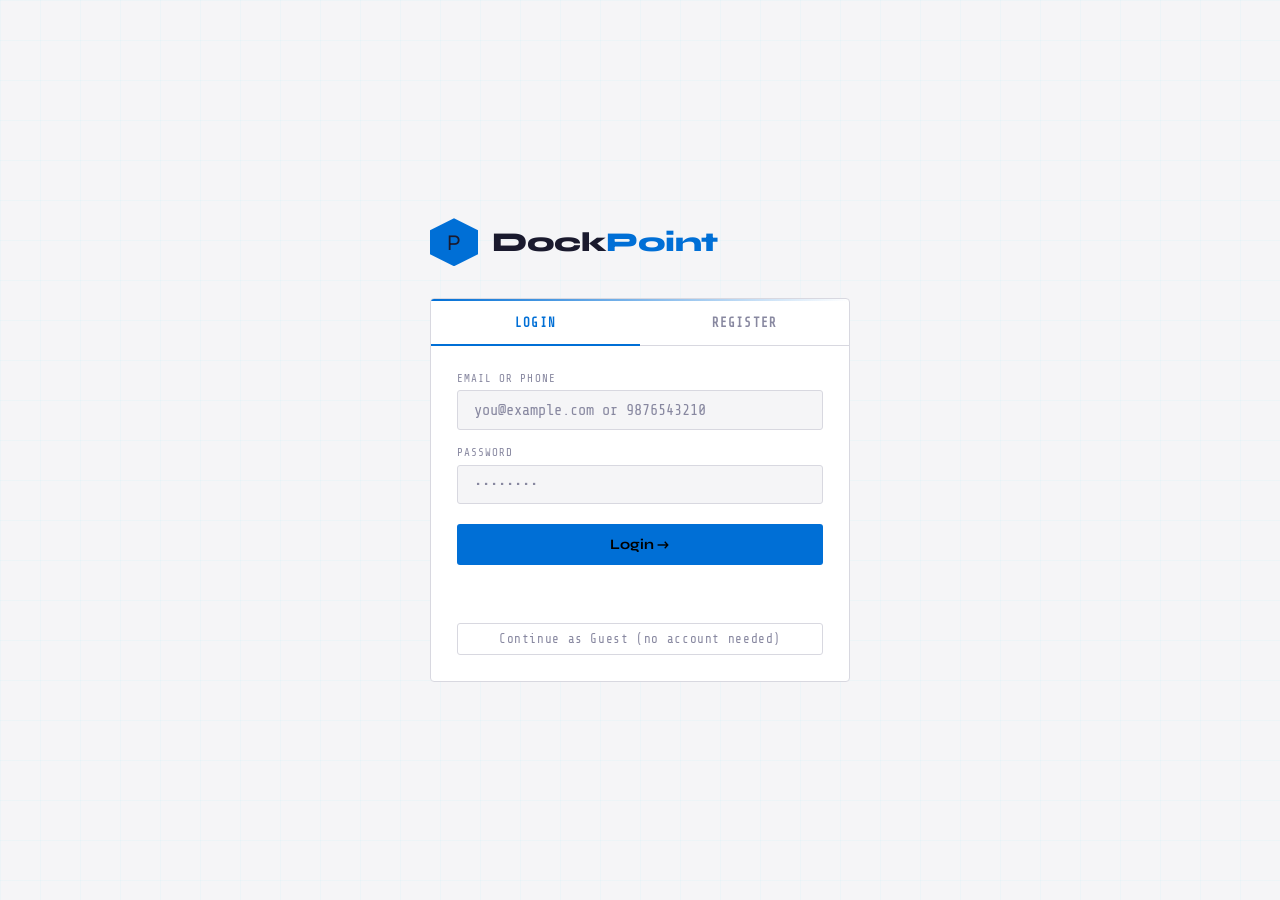
<file: templates/login.html>
<!DOCTYPE html>
<html lang="en">
<head>
  <meta charset="UTF-8"/>
  <meta name="viewport" content="width=device-width, initial-scale=1.0"/>
  <title>DockPoint — Login</title>
  <link href="https://fonts.googleapis.com/css2?family=Share+Tech+Mono&family=Syne:wght@400;700;800&display=swap" rel="stylesheet"/>
  <link rel="stylesheet" href="/static/index.css"/>
  <style>
    body { display: flex; align-items: center; justify-content: center; min-height: 100vh; padding: 1.5rem; }

    .auth-wrap {
      width: 100%;
      max-width: 420px;
      position: relative;
      z-index: 1;
    }

    .auth-header {
      display: flex;
      align-items: center;
      gap: 0.9rem;
      margin-bottom: 2rem;
    }

    .auth-header h1 { font-size: 1.7rem; }

    .auth-card {
      background: var(--surface);
      border: 1px solid var(--border);
      border-radius: 4px;
      overflow: hidden;
    }

    .auth-card::before {
      content: '';
      display: block;
      height: 2px;
      background: linear-gradient(90deg, var(--accent), transparent);
    }

    /* tab switcher */
    .tabs {
      display: flex;
      border-bottom: 1px solid var(--border);
    }

    .tab {
      flex: 1;
      padding: 0.9rem;
      background: none;
      border: none;
      border-radius: 0;
      color: var(--muted);
      font-family: 'Share Tech Mono', monospace;
      font-size: 0.78rem;
      letter-spacing: 0.1em;
      text-transform: uppercase;
      cursor: pointer;
      transition: color 0.2s, background 0.2s;
      opacity: 1;
    }

    .tab:hover { color: var(--text); background: rgba(0,0,0,0.03); }

    .tab.active {
      color: var(--accent);
      border-bottom: 2px solid var(--accent);
      margin-bottom: -1px;
    }

    /* form body */
    .auth-body { padding: 1.6rem; }

    .form-panel { display: none; flex-direction: column; gap: 1rem; }
    .form-panel.active { display: flex; }

    .field-group { display: flex; flex-direction: column; gap: 0.35rem; }

    .field-group label {
      font-family: 'Share Tech Mono', monospace;
      font-size: 0.68rem;
      color: var(--muted);
      letter-spacing: 0.1em;
      text-transform: uppercase;
    }

    .field-group input { width: 100%; }

    .hint {
      font-family: 'Share Tech Mono', monospace;
      font-size: 0.65rem;
      color: var(--muted);
      margin-top: -0.4rem;
    }

    .submit-btn {
      width: 100%;
      padding: 0.75rem;
      font-size: 0.9rem;
      margin-top: 0.25rem;
    }

    .auth-msg {
      font-family: 'Share Tech Mono', monospace;
      font-size: 0.78rem;
      min-height: 1.1rem;
      color: var(--green);
      text-align: center;
    }

    .auth-msg.err { color: var(--red); }
  </style>
</head>
<body>
<div class="auth-wrap">
  <div class="auth-header">
    <div class="logo-icon">P</div>
    <h1>Dock<span>Point</span></h1>
  </div>

  <div class="auth-card">
    <div class="tabs">
      <button class="tab active" onclick="switchTab('login')">Login</button>
      <button class="tab"        onclick="switchTab('register')">Register</button>
    </div>

    <div class="auth-body">

      <!-- LOGIN -->
      <div class="form-panel active" id="panel-login">
        <div class="field-group">
          <label>Email or Phone</label>
          <input type="text" id="login-id" placeholder="you@example.com or 9876543210" autocomplete="username"/>
        </div>
        <div class="field-group">
          <label>Password</label>
          <input type="password" id="login-pw" placeholder="••••••••" autocomplete="current-password"
                 onkeydown="if(event.key==='Enter') doLogin()"/>
        </div>
        <button class="submit-btn" onclick="doLogin()">Login →</button>
        <div class="auth-msg" id="login-msg"></div>
        <div style="text-align:center; margin-top:0.5rem;">
          <button onclick="doGuest()" style="background:transparent; border:1px solid var(--border); color:var(--muted); font-size:0.78rem; padding:0.5rem 1.2rem; width:100%; font-family:'Share Tech Mono',monospace; font-weight:400; letter-spacing:0.05em;">
            Continue as Guest (no account needed)
          </button>
        </div>
      </div>

      <!-- REGISTER -->
      <div class="form-panel" id="panel-register">
        <div class="field-group">
          <label>Full Name</label>
          <input type="text" id="reg-name" placeholder="Jane Doe"/>
        </div>
        <div class="field-group">
          <label>Email <span style="opacity:.5">(optional if phone given)</span></label>
          <input type="email" id="reg-email" placeholder="you@example.com" autocomplete="email"/>
        </div>
        <div class="field-group">
          <label>Phone <span style="opacity:.5">(optional if email given)</span></label>
          <input type="tel" id="reg-phone" placeholder="9876543210"/>
        </div>
        <div class="field-group">
          <label>Password</label>
          <input type="password" id="reg-pw" placeholder="min 6 characters" autocomplete="new-password"
                 onkeydown="if(event.key==='Enter') doRegister()"/>
        </div>
        <button class="submit-btn" onclick="doRegister()">Create Account →</button>
        <div class="auth-msg" id="reg-msg"></div>
      </div>

    </div>
  </div>
</div>

<script>
  function switchTab(tab) {
    document.querySelectorAll('.tab').forEach((t, i) =>
      t.classList.toggle('active', (i === 0) === (tab === 'login'))
    );
    document.getElementById('panel-login').classList.toggle('active', tab === 'login');
    document.getElementById('panel-register').classList.toggle('active', tab === 'register');
  }

  async function doGuest() {
    await fetch('/auth/guest', { method: 'POST' });
    window.location.href = '/';
  }

  async function doLogin() {
    const msg = document.getElementById('login-msg');
    msg.className = 'auth-msg';
    msg.textContent = 'Logging in…';

    const res  = await fetch('/auth/login', {
      method: 'POST',
      headers: { 'Content-Type': 'application/json' },
      body: JSON.stringify({
        identifier: document.getElementById('login-id').value.trim(),
        password:   document.getElementById('login-pw').value,
      }),
    });
    const data = await res.json();

    if (res.ok) {
      msg.textContent = data.message;
      setTimeout(() => window.location.href = '/', 600);
    } else {
      msg.className   = 'auth-msg err';
      msg.textContent = data.error;
    }
  }

  async function doRegister() {
    const msg = document.getElementById('reg-msg');
    msg.className = 'auth-msg';
    msg.textContent = 'Creating account…';

    const res  = await fetch('/auth/register', {
      method: 'POST',
      headers: { 'Content-Type': 'application/json' },
      body: JSON.stringify({
        owner_name:   document.getElementById('reg-name').value.trim(),
        email:        document.getElementById('reg-email').value.trim(),
        phone_number: document.getElementById('reg-phone').value.trim(),
        password:     document.getElementById('reg-pw').value,
      }),
    });
    const data = await res.json();

    if (res.ok) {
      msg.textContent = data.message;
      setTimeout(() => window.location.href = '/', 600);
    } else {
      msg.className   = 'auth-msg err';
      msg.textContent = data.error;
    }
  }
</script>
</body>
</html>
</file>
<file: static/index.css>
:root {
  /* dark */
  /* --bg: #0a0a0f;
  --surface: #13131a;
  --border: #2a2a3a;
  --accent: #00e5ff;
  --accent2: #ff6b35;
  --green: #00ff9d;
  --red: #ff3b5c;
  --text: #e8e8f0;
  --muted: #666680; */


  /* light */
  --bg: #f5f5f7;
  --surface: #ffffff;
  --border: #d8d8e0;
  --accent: #006fd6;
  --accent2: #d94f1e;
  --green: #1a7f4b;
  --red: #c7253e;
  --text: #1a1a2e;
  --muted: #8888a0;
}

* {
  margin: 0; 
  padding: 0; 
  box-sizing: border-box; 
}

body {
  background: var(--bg);
  color: var(--text);
  font-family: 'Syne', sans-serif;
  min-height: 100vh;
  padding: 2rem;
}

body::before {
  content: '';
  position: fixed;
  inset: 0;
  background-image:
    linear-gradient(rgba(0,229,255,0.03) 1px, transparent 1px),
    linear-gradient(90deg, rgba(0,229,255,0.03) 1px, transparent 1px);
  background-size: 40px 40px;
  pointer-events: none;
  z-index: 0;
}

.container {
  max-width: 1200px; 
  margin: 0 auto; 
  position: relative; 
  z-index: 1; 
}

header {
  display: flex;
  align-items: center;
  gap: 1rem;
  margin-bottom: 3rem;
  padding-bottom: 1.5rem;
  border-bottom: 1px solid var(--border);
}

.logo-icon {
  width: 48px; height: 48px;
  background: var(--accent);
  clip-path: polygon(50% 0%, 100% 25%, 100% 75%, 50% 100%, 0% 75%, 0% 25%);
  display: flex; align-items: center; justify-content: center;
  font-size: 1.4rem;
}

h1 {
  font-size: 2rem; 
  font-weight: 800; 
  letter-spacing: -0.02em; 
}

h1 span {
   color: var(--accent); 
}

.tag {
  margin-left: auto;
  font-family: 'Share Tech Mono', monospace;
  font-size: 0.75rem;
  color: var(--muted);
  border: 1px solid var(--border);
  padding: 0.3rem 0.7rem;
  border-radius: 2px;
}

.grid { 
  display: grid; 
  grid-template-columns: 1fr 1fr; 
  gap: 1.5rem; 
}

.card {
  background: var(--surface);
  border: 1px solid var(--border);
  border-radius: 4px;
  padding: 1.5rem;
  position: relative;
  overflow: hidden;
}

.card::before {
  content: '';
  position: absolute;
  top: 0; left: 0; right: 0;
  height: 2px;
  background: linear-gradient(90deg, var(--accent), transparent);
}

.card.accent2::before { 
  background: linear-gradient(90deg, var(--accent2), transparent); 
}

.slots-card  { 
  grid-column: 1 / -1; 
}

.records-card { 
  grid-column: 1 / -1; 
}

.reservation-card {
  grid-column: 1 / -1;
}

.reservation-card::before {
  background: linear-gradient(90deg, #7c3aed, transparent);
}

.card h2 {
  font-size: 0.7rem;
  font-family: 'Share Tech Mono', monospace;
  color: var(--muted);
  letter-spacing: 0.15em;
  text-transform: uppercase;
  margin-bottom: 1rem;
}

/* Slots layout */
#slots-grid { 
  display: flex; 
  flex-direction: column; 
  gap: 4px; 
}

.slot-row { 
  display: flex; 
  align-items: center; 
  gap: 3px; 
}

.slot-section { 
  display: flex; 
  gap: 3px; 
}

.slot-aisle {
  width: 95px;
  min-width: 95px;
  height: 46px;
  flex-shrink: 0;
  margin: 0;
}

.slot {
  position: relative;
  width: 46px;
  height: 46px;
  border-radius: 4px;
  display: flex;
  flex-direction: column;
  align-items: center;
  justify-content: center;
  gap: 2px;
  font-family: 'Share Tech Mono', monospace;
  font-size: 0.62rem;
  font-weight: bold;
  flex-shrink: 0;
  transition: all 0.3s;
}

.slot.free {
  background: rgba(0,255,157,0.05);
  border: 1px solid var(--green);
  color: var(--green);
}

.slot.occupied {
  background: rgba(255,59,92,0.08);
  border: 1px solid var(--red);
  color: var(--red);
}

/* EV slots */
.slot.ev.free {
  background: rgba(0, 111, 214, 0.08);
  border: 1px solid var(--accent);
  color: var(--accent);
}
.slot.ev.occupied {
  background: rgba(255,59,92,0.08);
  border: 1px solid var(--red);
  color: var(--red);
}

/* Handicapped slots */
.slot.handicapped.free {
  background: rgba(160,80,220,0.10);
  border: 1px solid #a050dc;
  color: #a050dc;
}
.slot.handicapped.occupied {
  background: rgba(255,59,92,0.08);
  border: 1px solid var(--red);
  color: var(--red);
}

.slot-status {
  font-size: 0.45rem;
  opacity: 0.6;
  text-transform: uppercase;
  letter-spacing: 0.05em;
}

/* Form */
.input-row { display: flex; gap: 0.5rem; }

input {
  flex: 1;
  background: var(--bg);
  border: 1px solid var(--border);
  color: var(--text);
  padding: 0.65rem 1rem;
  font-family: 'Share Tech Mono', monospace;
  font-size: 0.95rem;
  border-radius: 3px;
  outline: none;
  transition: border-color 0.2s;
}

input:focus { border-color: var(--accent); }
input::placeholder { color: var(--muted); }

button {
  background: var(--accent);
  color: #000;
  border: none;
  padding: 0.65rem 1.2rem;
  font-family: 'Syne', sans-serif;
  font-weight: 700;
  font-size: 0.85rem;
  border-radius: 3px;
  cursor: pointer;
  transition: opacity 0.2s, transform 0.1s;
  white-space: nowrap;
}

button:hover { opacity: 0.85; }
button:active { transform: scale(0.97); }
button.danger { background: var(--accent2); }

button.assign-btn {
  background: transparent;
  color: #2e7d8a;
  border: 1px solid #4aa8b8;
  font-weight: 600;
  letter-spacing: 0.03em;
  transition: background 0.2s, border-color 0.2s, color 0.2s, transform 0.1s;
}
button.assign-btn:hover {
  background: rgba(40, 140, 160, 0.08);
  border-color: #2e7d8a;
  color: #1f6370;
  opacity: 1;
}
button.assign-btn:disabled {
  opacity: 0.35;
  cursor: not-allowed;
  transform: none;
}

button.fetch-btn {
  background: transparent;
  color: #a0603a;
  border: 1px solid #c4855a;
  font-weight: 600;
  letter-spacing: 0.03em;
  transition: background 0.2s, border-color 0.2s, color 0.2s, transform 0.1s;
}
button.fetch-btn:hover {
  background: rgba(180, 100, 55, 0.08);
  border-color: #a0603a;
  color: #8a4f2e;
  opacity: 1;
}

button.reserve-btn {
  background: transparent;
  color: #7059a6;
  border: 1px solid #9b87c4;
  font-weight: 600;
  letter-spacing: 0.03em;
  transition: background 0.2s, border-color 0.2s, color 0.2s, transform 0.1s;
}
button.reserve-btn:hover {
  background: rgba(110, 85, 170, 0.08);
  border-color: #7059a6;
  color: #5a4690;
  opacity: 1;
}

.refresh-btn {
  background: transparent;
  border: 1px solid var(--border);
  color: var(--muted);
  font-size: 0.75rem;
  padding: 0.3rem 0.7rem;
  margin-left: auto;
  display: block;
  margin-bottom: 1rem;
}

.refresh-btn:hover { border-color: var(--accent); color: var(--accent); opacity: 1; }

.msg {
  margin-top: 0.75rem;
  font-family: 'Share Tech Mono', monospace;
  font-size: 0.8rem;
  min-height: 1.2rem;
  color: var(--green);
}

.msg.err { color: var(--red); }

select.vtype-select {
  flex: 1;
  width: 100%;
  background: var(--bg);
  border: 1px solid var(--border);
  color: var(--text);
  padding: 0.65rem 1rem;
  font-family: 'Share Tech Mono', monospace;
  font-size: 0.85rem;
  border-radius: 3px;
  outline: none;
  cursor: pointer;
  transition: border-color 0.2s;
  appearance: none;
  background-image: url("data:image/svg+xml,%3Csvg xmlns='http://www.w3.org/2000/svg' width='12' height='12' viewBox='0 0 12 12'%3E%3Cpath fill='%238888a0' d='M6 8L1 3h10z'/%3E%3C/svg%3E");
  background-repeat: no-repeat;
  background-position: right 0.75rem center;
  padding-right: 2rem;
}

select.vtype-select:focus {
  border-color: var(--accent);
}

select.vtype-select option {
  background: var(--surface);
  color: var(--text);
}

.select-label {
  font-family: 'Share Tech Mono', monospace;
  font-size: 0.68rem;
  color: var(--muted);
  letter-spacing: 0.1em;
  text-transform: uppercase;
  display: block;
  margin-bottom: 0.35rem;
}

.exit-spacer {
  height: 26px;
}

/* Records */
table { width: 100%; border-collapse: collapse; font-family: 'Share Tech Mono', monospace; font-size: 0.8rem; }

th {
  text-align: left;
  padding: 0.5rem 0.75rem;
  color: var(--muted);
  border-bottom: 1px solid var(--border);
  font-weight: 400;
  letter-spacing: 0.1em;
}

td {
  padding: 0.6rem 0.75rem;
  border-bottom: 1px solid rgba(255,255,255,0.04);
  color: var(--text);
}

tr:last-child td { border-bottom: none; }
td.still { color: var(--green); }
td.exited { color: var(--muted); }
td.amount-col { color: #7c3aed; font-weight: bold; }

.empty {
  color: var(--muted);
  font-family: 'Share Tech Mono', monospace;
  font-size: 0.85rem;
  text-align: center;
  padding: 2rem;
}

.badge {
  font-family: 'Share Tech Mono', monospace;
  font-size: 0.68rem;
  letter-spacing: 0.06em;
  padding: 0.2rem 0.5rem;
  border-radius: 3px;
  border: 1px solid;
  font-weight: bold;
  text-transform: uppercase;
}

.badge-walkin {
  color: var(--green);
  border-color: var(--green);
  background: rgba(0,255,157,0.07);
}

.badge-reservation {
  color: #7c3aed;
  border-color: #7c3aed;
  background: rgba(124,58,237,0.08);
}

.slot.free { cursor: pointer; }
.slot.free:hover { background: rgba(0,255,157,0.15); transform: scale(1.05); }
.slot.ev.free:hover { background: rgba(0, 111, 214, 0.08); transform: scale(1.05); }
.slot.handicapped.free:hover { background: rgba(160,80,220,0.20); transform: scale(1.05); }
.slot.selected {
  background: rgba(0,229,255,0.15) !important;
  border-color: var(--accent) !important;
  color: var(--accent) !important;
  transform: scale(1.05);
}
.slot.occupied { cursor: not-allowed; }

/* Reserved slots (active reservation window) */
.slot.reserved {
  background: rgba(234, 179, 8, 0.10);
  border: 1px solid #ca8a04;
  color: #ca8a04;
  cursor: not-allowed;
}

/* Upcoming reservation — still clickable (walk-in allowed) */
.slot.reserved.free-walkin {
  cursor: pointer;
}
.slot.reserved.free-walkin:hover {
  background: rgba(234, 179, 8, 0.20);
  transform: scale(1.05);
}

/* Reservation status pills — float above slot on hover */
.slot {
  position: relative;
}

.res-pill {
  position: absolute;
  bottom: calc(100% + 4px);
  left: 50%;
  transform: translateX(-50%);
  font-size: 0.55rem;
  font-family: 'Share Tech Mono', monospace;
  letter-spacing: 0.03em;
  border-radius: 3px;
  padding: 2px 5px;
  font-weight: bold;
  white-space: nowrap;
  pointer-events: none;
  opacity: 0;
  transition: opacity 0.15s;
  z-index: 10;
}

.slot:hover .res-pill {
  opacity: 1;
}

.res-pill--now {
  background: rgba(255, 59, 92, 0.9);
  color: #fff;
  border: 1px solid rgba(255,59,92,0.6);
}

.res-pill--soon {
  background: rgba(202, 138, 4, 0.9);
  color: #fff;
  border: 1px solid rgba(202,138,4,0.6);
}

.selected-slot-info {
  font-family: "Share Tech Mono", monospace;
  font-size: 0.8rem;
  color: var(--accent);
  margin-bottom: 0.75rem;
  min-height: 1.2rem;
}

button:disabled {
  opacity: 0.35;
  cursor: not-allowed;
  transform: none;
}

/* ── Reservation card ────────────────────────────────────────────────────── */

.res-form {
  display: flex;
  flex-direction: column;
  gap: 0.75rem;
}

.res-fields {
  display: grid;
  grid-template-columns: 1fr 1fr 1fr 1fr;
  gap: 0.75rem;
  margin-bottom: 0;
}

.field-group {
  display: flex;
  flex-direction: column;
  gap: 0.35rem;
}

.field-group label {
  font-family: 'Share Tech Mono', monospace;
  font-size: 0.68rem;
  color: var(--muted);
  letter-spacing: 0.1em;
  text-transform: uppercase;
}

.field-group input {
  width: 100%;
}

/* Preview panel */
.res-preview {
  background: var(--bg);
  border: 1px solid #7c3aed44;
  border-radius: 4px;
  padding: 0.9rem 1rem;
  margin-bottom: 0;
}

.preview-row {
  display: flex;
  justify-content: space-between;
  align-items: center;
  padding: 0.3rem 0;
  font-family: 'Share Tech Mono', monospace;
  font-size: 0.78rem;
}

.preview-row.highlight {
  border-top: 1px solid #7c3aed44;
  margin-top: 0.35rem;
  padding-top: 0.55rem;
}

.preview-label {
  color: var(--muted);
  letter-spacing: 0.08em;
}

.preview-val {
  color: var(--text);
  font-weight: bold;
}

.preview-val.accent {
  color: #7c3aed;
  font-size: 1.1rem;
}

.preview-note {
  font-family: 'Share Tech Mono', monospace;
  font-size: 0.65rem;
  color: var(--muted);
  margin-top: 0.5rem;
  letter-spacing: 0.05em;
}

/* ── Profile dropdown ────────────────────────────────────────────────────── */
.profile-dropdown-wrap {
  margin-left: auto;
  position: relative;
}

.profile-btn {
  background: transparent;
  border: 1px solid var(--border);
  color: var(--text);
  font-size: 0.78rem;
  padding: 0.4rem 0.85rem;
  display: flex;
  align-items: center;
  gap: 0.5rem;
  border-radius: 3px;
  font-family: 'Share Tech Mono', monospace;
  font-weight: 400;
  cursor: pointer;
  transition: border-color 0.2s, color 0.2s;
  opacity: 1;
}
.profile-btn:hover { border-color: var(--accent); color: var(--accent); }

.avatar {
  width: 22px; height: 22px;
  background: rgba(124,58,237,0.12);
  border: 1px solid #7c3aed;
  border-radius: 50%;
  display: flex; align-items: center; justify-content: center;
  font-size: 0.62rem;
  color: #7c3aed;
  font-weight: 700;
  flex-shrink: 0;
}

.pd-arrow { font-size: 0.6rem; opacity: 0.55; }

.profile-dropdown {
  position: absolute;
  top: calc(100% + 0.5rem);
  right: 0;
  width: 200px;
  background: var(--surface);
  border: 1px solid var(--border);
  border-radius: 4px;
  overflow: hidden;
  z-index: 200;
  opacity: 0;
  transform: translateY(-6px);
  pointer-events: none;
  transition: opacity 0.15s ease, transform 0.15s ease;
  box-shadow: 0 8px 24px rgba(0,0,0,0.10);
  padding: 0.35rem 0;
}
.profile-dropdown::before {
  content: '';
  display: block;
  height: 2px;
  background: linear-gradient(90deg, #7c3aed, transparent);
  margin-bottom: 0.35rem;
}
.profile-dropdown.open {
  opacity: 1;
  transform: translateY(0);
  pointer-events: all;
}

.pd-item {
  display: flex;
  align-items: center;
  gap: 0.6rem;
  width: 100%;
  padding: 0.6rem 1rem;
  font-family: 'Share Tech Mono', monospace;
  font-size: 0.78rem;
  color: var(--text);
  text-decoration: none;
  background: none;
  border: none;
  cursor: pointer;
  text-align: left;
  transition: background 0.15s, color 0.15s;
  letter-spacing: 0.03em;
  box-sizing: border-box;
}
.pd-item:hover { background: var(--bg); color: var(--accent); }

.pd-divider {
  height: 1px;
  background: var(--border);
  margin: 0.35rem 0;
}

.pd-item-logout { color: var(--red); }
.pd-item-logout:hover { background: var(--bg); color: var(--red); opacity: 1; }

/* ── Modal overlay ───────────────────────────────────────────────────────── */
.modal-backdrop {
  position: fixed;
  inset: 0;
  background: rgba(0,0,0,0.35);
  backdrop-filter: blur(3px);
  z-index: 300;
  opacity: 0;
  pointer-events: none;
  transition: opacity 0.2s ease;
}
.modal-backdrop.open {
  opacity: 1;
  pointer-events: all;
}

.modal {
  position: fixed;
  top: 50%;
  left: 50%;
  transform: translate(-50%, -48%) scale(0.97);
  width: min(520px, calc(100vw - 2rem));
  background: var(--surface);
  border: 1px solid var(--border);
  border-radius: 6px;
  overflow: hidden;
  z-index: 301;
  opacity: 0;
  pointer-events: none;
  transition: opacity 0.2s ease, transform 0.2s ease;
  box-shadow: 0 24px 64px rgba(0,0,0,0.15);
}
.modal::before {
  content: '';
  display: block;
  height: 2px;
  background: linear-gradient(90deg, #7c3aed, transparent);
}
.modal.open {
  opacity: 1;
  pointer-events: all;
  transform: translate(-50%, -50%) scale(1);
}

.modal-header {
  display: flex;
  align-items: center;
  justify-content: space-between;
  padding: 1.1rem 1.4rem 0.9rem;
  border-bottom: 1px solid var(--border);
}
.modal-title {
  font-family: 'Share Tech Mono', monospace;
  font-size: 0.7rem;
  color: var(--muted);
  letter-spacing: 0.15em;
  text-transform: uppercase;
}
.modal-close {
  background: none;
  border: none;
  color: var(--muted);
  font-size: 1.1rem;
  cursor: pointer;
  line-height: 1;
  padding: 0.1rem 0.3rem;
  border-radius: 3px;
  transition: color 0.15s, background 0.15s;
  opacity: 1;
}
.modal-close:hover { color: var(--text); background: var(--bg); }

.modal-body {
  padding: 1.4rem;
  display: flex;
  flex-direction: column;
  gap: 0.9rem;
  max-height: calc(100vh - 12rem);
  overflow-y: auto;
}
/* System status panel */
.ss-row    { display:flex; justify-content:space-between; align-items:center; }
.ss-label  { color:var(--muted); font-size:0.65rem; letter-spacing:0.06em; }
.ss-val    { font-size:0.72rem; font-weight:bold; letter-spacing:0.04em; color:var(--text); }
.ss-green  { color:var(--green); }
.ss-red    { color:var(--red); }
.ss-amber  { color:#ca8a04; }
.ss-blue   { color:var(--accent); }
.ss-purple { color:#a050dc; }
</file>
